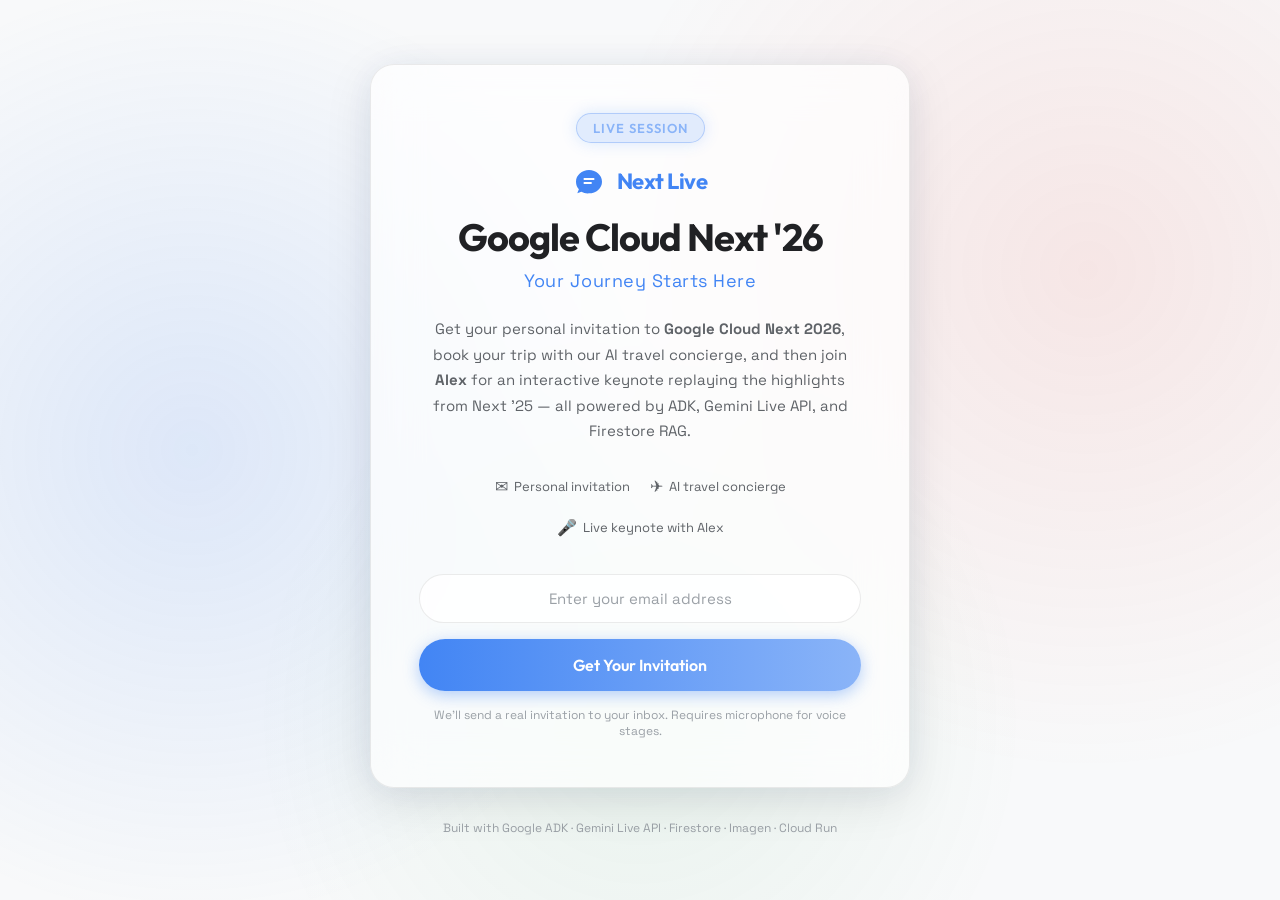
<file: static/index.html>
<!DOCTYPE html>
<html lang="en">
<head>
    <meta charset="UTF-8">
    <meta name="viewport" content="width=device-width, initial-scale=1.0">
    <title>Next Live — AI Keynote Presenter</title>
    <link rel="preconnect" href="https://fonts.googleapis.com">
    <link rel="preconnect" href="https://fonts.gstatic.com" crossorigin>
    <link href="https://fonts.googleapis.com/css2?family=Outfit:wght@300;400;500;600;700&family=Space+Grotesk:wght@400;500;600&display=swap" rel="stylesheet">
    <link rel="stylesheet" href="/static/css/style.css">
</head>
<body class="light-theme">
    <div class="glow-bg"></div>
    <div class="particles" id="particles"></div>

    <!-- LANDING PAGE (Stage 1 entry) -->
    <div id="landing-page" class="landing page">
        <div class="landing-card">
            <div class="landing-badge">Live Session</div>

            <div class="landing-logo">
                <svg width="32" height="26" viewBox="0 0 24 20" fill="none">
                    <path d="M12 1.5C6.48 1.5 2 5.48 2 10.5c0 2.24.84 4.29 2.22 5.88L3 19.5l3.12-1.22A9.94 9.94 0 0012 19.5c5.52 0 10-3.98 10-9S17.52 1.5 12 1.5z" fill="#4285F4"/>
                    <path d="M8.5 8.5h7M8.5 11.5h5" stroke="white" stroke-width="1.5" stroke-linecap="round"/>
                </svg>
                <span>Next Live</span>
            </div>

            <h1 class="landing-title">Google Cloud Next '26</h1>
            <h2 class="landing-subtitle">Your Journey Starts Here</h2>

            <p class="landing-description">
                Get your personal invitation to <strong>Google Cloud Next 2026</strong>,
                book your trip with our AI travel concierge, and then join
                <strong>Alex</strong> for an interactive keynote replaying the highlights
                from Next '25 — all powered by ADK, Gemini Live API, and Firestore RAG.
            </p>

            <div class="landing-features">
                <div class="feature">
                    <span class="feature-icon">&#x2709;</span>
                    <span>Personal invitation</span>
                </div>
                <div class="feature">
                    <span class="feature-icon">&#x2708;</span>
                    <span>AI travel concierge</span>
                </div>
                <div class="feature">
                    <span class="feature-icon">&#x1F3A4;</span>
                    <span>Live keynote with Alex</span>
                </div>
            </div>

            <div class="email-input-group">
                <input id="email-input" type="email" class="email-input" placeholder="Enter your email address" autocomplete="email" />
            </div>

            <button id="join-btn" class="join-btn">
                Get Your Invitation
            </button>

            <p class="landing-note">We'll send a real invitation to your inbox. Requires microphone for voice stages.</p>
        </div>

        <footer class="landing-footer">
            Built with Google ADK &middot; Gemini Live API &middot; Firestore &middot; Imagen &middot; Cloud Run
        </footer>
    </div>

    <!-- INVITATION PAGE (Stage 1 result) -->
    <div id="invitation-page" class="invitation page" style="display:none;">
        <div class="landing-card invitation-card">
            <div class="landing-badge invitation-badge">You're Invited</div>

            <div class="landing-logo">
                <svg width="32" height="26" viewBox="0 0 24 20" fill="none">
                    <path d="M12 1.5C6.48 1.5 2 5.48 2 10.5c0 2.24.84 4.29 2.22 5.88L3 19.5l3.12-1.22A9.94 9.94 0 0012 19.5c5.52 0 10-3.98 10-9S17.52 1.5 12 1.5z" fill="#4285F4"/>
                    <path d="M8.5 8.5h7M8.5 11.5h5" stroke="white" stroke-width="1.5" stroke-linecap="round"/>
                </svg>
                <span>Next Live</span>
            </div>

            <!-- Loading state -->
            <div id="invitation-loading" class="invitation-loading">
                <div class="google-spinner">
                    <svg class="google-spinner-svg" viewBox="0 0 66 66">
                        <circle class="google-spinner-circle google-spinner-blue" cx="33" cy="33" r="28" fill="none" stroke-width="5" stroke-dasharray="40 130" stroke-dashoffset="0"/>
                        <circle class="google-spinner-circle google-spinner-red" cx="33" cy="33" r="28" fill="none" stroke-width="5" stroke-dasharray="40 130" stroke-dashoffset="-43"/>
                        <circle class="google-spinner-circle google-spinner-yellow" cx="33" cy="33" r="28" fill="none" stroke-width="5" stroke-dasharray="40 130" stroke-dashoffset="-86"/>
                        <circle class="google-spinner-circle google-spinner-green" cx="33" cy="33" r="28" fill="none" stroke-width="5" stroke-dasharray="40 130" stroke-dashoffset="-129"/>
                    </svg>
                </div>
                <p>Generating your personal invitation...</p>
                <!-- Shimmer skeleton placeholder -->
                <div class="invitation-shimmer"></div>
            </div>

            <!-- Invitation card image (hidden until loaded) -->
            <div id="invitation-result" class="invitation-result-hidden" style="display:none;">
                <img id="invitation-image" class="invitation-image" alt="Google Cloud Next 2026 Invitation">
                <p id="invitation-sent" class="invitation-sent"></p>
                <button id="concierge-btn" class="join-btn concierge-btn">
                    Call Travel Concierge
                </button>
                <p class="landing-note">Maya will help you book flights and hotels via voice.</p>
            </div>
        </div>

        <footer class="landing-footer">
            Built with Google ADK &middot; Gemini Live API &middot; Firestore &middot; Imagen &middot; Cloud Run
        </footer>
    </div>

    <!-- SESSION PAGE (reused for both Concierge and Keynote) -->
    <div id="session-page" class="session page" style="display:none;">
        <!-- Animated SVG wave background -->
        <svg class="session-bg-wave" viewBox="0 0 1440 120" preserveAspectRatio="none">
            <path class="wave wave1" d="M0,40 C360,80 720,0 1080,40 C1260,60 1380,50 1440,40 L1440,120 L0,120 Z"/>
            <path class="wave wave2" d="M0,60 C240,20 480,80 720,50 C960,20 1200,70 1440,50 L1440,120 L0,120 Z"/>
            <path class="wave wave3" d="M0,70 C180,90 480,40 720,70 C960,100 1260,50 1440,65 L1440,120 L0,120 Z"/>
        </svg>

        <header class="session-header">
            <div class="session-header-left">
                <!-- Agent avatar SVG -->
                <div id="agent-avatar" class="agent-avatar">
                    <svg width="36" height="36" viewBox="0 0 36 36" fill="none">
                        <circle cx="18" cy="18" r="17" fill="#4285F4" opacity="0.1" stroke="#4285F4" stroke-width="1"/>
                        <circle cx="18" cy="18" r="12" fill="#4285F4" opacity="0.15"/>
                        <path d="M18 11c-3.87 0-7 3.13-7 7s3.13 7 7 7 7-3.13 7-7-3.13-7-7-7zm0 2.5c1.24 0 2.25 1.01 2.25 2.25S19.24 18 18 18s-2.25-1.01-2.25-2.25S16.76 13.5 18 13.5zm0 9.5c-1.85 0-3.47-.93-4.44-2.35.02-1.47 2.96-2.28 4.44-2.28s4.42.81 4.44 2.28C21.47 22.07 19.85 23 18 23z" fill="#4285F4"/>
                    </svg>
                </div>
                <div class="session-header-info">
                    <span id="session-title" class="session-logo">Next Live</span>
                    <div class="session-status">
                        <span id="status-dot" class="status-dot disconnected"></span>
                        <span id="status-text">Disconnected</span>
                    </div>
                </div>
                <!-- Audio Visualizer -->
                <div id="audio-visualizer" class="audio-visualizer">
                    <div class="audio-bars">
                        <span class="bar"></span>
                        <span class="bar"></span>
                        <span class="bar"></span>
                        <span class="bar"></span>
                        <span class="bar"></span>
                    </div>
                </div>
            </div>
            <button id="disconnect-btn" class="disconnect-btn">End Session</button>
        </header>

        <!-- Tool Activity Indicator -->
        <div id="tool-activity" class="tool-activity" style="display:none;">
            <div class="tool-activity-inner">
                <div class="tool-dots">
                    <span class="tool-dot"></span>
                    <span class="tool-dot"></span>
                    <span class="tool-dot"></span>
                </div>
                <span id="tool-activity-text" class="tool-activity-text">Searching...</span>
            </div>
        </div>

        <!-- Itinerary Card (concierge stage, hidden by default) -->
        <div id="itinerary-container" class="itinerary-container" style="display:none;">
            <div class="itinerary-card">
                <h3 class="itinerary-title itin-reveal" style="--reveal-order: 0;">Your Trip to Next '26</h3>
                <div class="itinerary-section itin-reveal" style="--reveal-order: 1;">
                    <div class="itinerary-label">Flight</div>
                    <div id="itin-flight" class="itinerary-value"></div>
                </div>
                <div class="itinerary-section itin-reveal" style="--reveal-order: 2;">
                    <div class="itinerary-label">Hotel</div>
                    <div id="itin-hotel" class="itinerary-value"></div>
                </div>
                <div class="itinerary-section itin-reveal" style="--reveal-order: 3;">
                    <div class="itinerary-label">Event</div>
                    <div id="itin-event" class="itinerary-value">Google Cloud Next 2026 &middot; April 22-24 &middot; Las Vegas</div>
                </div>
                <div class="itinerary-section itin-reveal" style="--reveal-order: 4;">
                    <div class="itinerary-label">Traveler</div>
                    <div id="itin-email" class="itinerary-value"></div>
                </div>
                <button id="confirm-keynote-btn" class="confirm-btn itin-reveal" style="--reveal-order: 5;">Confirm &amp; Join Keynote</button>
            </div>
        </div>

        <!-- Slide Display (keynote stage) -->
        <div id="slide-container" class="slide-container" style="display:none;">
            <img id="slide-image" class="slide-image" alt="Presentation slide">
            <div id="slide-topic" class="slide-topic"></div>
        </div>

        <main id="chat-messages" class="chat-messages"></main>

        <!-- Image upload bar (concierge only) -->
        <div id="image-upload-bar" class="image-upload-bar" style="display:none;">
            <input type="file" id="image-file-input" accept="image/*" capture="environment" style="display:none;">
            <button id="image-upload-btn" class="image-upload-btn" title="Share a photo with Maya">
                <svg width="20" height="20" viewBox="0 0 24 24" fill="none" stroke="currentColor" stroke-width="2" stroke-linecap="round" stroke-linejoin="round">
                    <rect x="3" y="3" width="18" height="18" rx="2" ry="2"/>
                    <circle cx="8.5" cy="8.5" r="1.5"/>
                    <polyline points="21 15 16 10 5 21"/>
                </svg>
                <span>Share a photo</span>
            </button>
            <div id="image-preview-container" class="image-preview-container" style="display:none;">
                <img id="image-preview" class="image-preview" alt="Preview">
                <button id="image-send-btn" class="image-send-btn">Send to Maya</button>
                <button id="image-cancel-btn" class="image-cancel-btn">Cancel</button>
            </div>
        </div>

        <footer class="session-footer">
            <p>Powered by Google ADK &middot; Gemini Live API &middot; Firestore Vector Search &middot; A2A Protocol</p>
        </footer>
    </div>

    <script type="module" src="/static/js/app.js"></script>
</body>
</html>
</file>
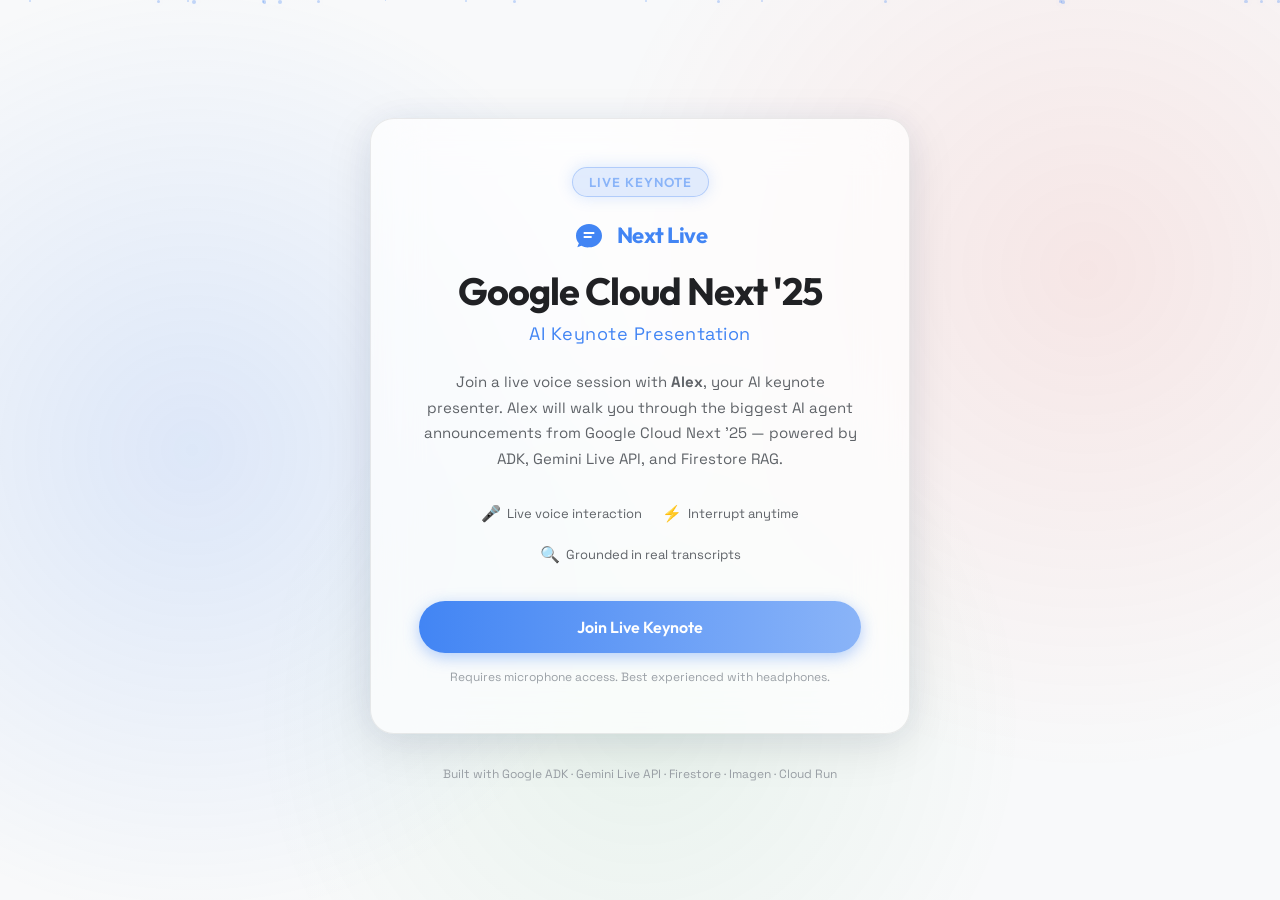
<file: static/keynote.html>
<!DOCTYPE html>
<html lang="en">
<head>
    <meta charset="UTF-8">
    <meta name="viewport" content="width=device-width, initial-scale=1.0">
    <title>Next Live — AI Keynote with Alex</title>
    <link rel="preconnect" href="https://fonts.googleapis.com">
    <link rel="preconnect" href="https://fonts.gstatic.com" crossorigin>
    <link href="https://fonts.googleapis.com/css2?family=Outfit:wght@300;400;500;600;700&family=Space+Grotesk:wght@400;500;600&display=swap" rel="stylesheet">
    <link rel="stylesheet" href="/static/css/style.css">
</head>
<body class="dark-theme">
    <div class="glow-bg"></div>
    <div class="particles" id="particles"></div>

    <!-- KEYNOTE LANDING -->
    <div id="landing-page" class="landing page">
        <div class="landing-card">
            <div class="landing-badge">Live Keynote</div>

            <div class="landing-logo">
                <svg width="32" height="26" viewBox="0 0 24 20" fill="none">
                    <path d="M12 1.5C6.48 1.5 2 5.48 2 10.5c0 2.24.84 4.29 2.22 5.88L3 19.5l3.12-1.22A9.94 9.94 0 0012 19.5c5.52 0 10-3.98 10-9S17.52 1.5 12 1.5z" fill="#4285F4"/>
                    <path d="M8.5 8.5h7M8.5 11.5h5" stroke="white" stroke-width="1.5" stroke-linecap="round"/>
                </svg>
                <span>Next Live</span>
            </div>

            <h1 class="landing-title">Google Cloud Next '25</h1>
            <h2 class="landing-subtitle">AI Keynote Presentation</h2>

            <p class="landing-description">
                Join a live voice session with <strong>Alex</strong>, your AI keynote presenter.
                Alex will walk you through the biggest AI agent announcements from
                Google Cloud Next '25 — powered by ADK, Gemini Live API, and Firestore RAG.
            </p>

            <div class="landing-features">
                <div class="feature">
                    <span class="feature-icon">&#x1F3A4;</span>
                    <span>Live voice interaction</span>
                </div>
                <div class="feature">
                    <span class="feature-icon">&#x26A1;</span>
                    <span>Interrupt anytime</span>
                </div>
                <div class="feature">
                    <span class="feature-icon">&#x1F50D;</span>
                    <span>Grounded in real transcripts</span>
                </div>
            </div>

            <button id="join-btn" class="join-btn">
                Join Live Keynote
            </button>

            <p class="landing-note">Requires microphone access. Best experienced with headphones.</p>
        </div>

        <footer class="landing-footer">
            Built with Google ADK &middot; Gemini Live API &middot; Firestore &middot; Imagen &middot; Cloud Run
        </footer>
    </div>

    <!-- SESSION PAGE -->
    <div id="session-page" class="session page" style="display:none;">
        <header class="session-header">
            <div class="session-header-left">
                <div class="agent-avatar alex-avatar">
                    <svg width="36" height="36" viewBox="0 0 36 36" fill="none">
                        <circle cx="18" cy="18" r="17" fill="var(--google-blue)" opacity="0.1" stroke="var(--google-blue)" stroke-width="1"/>
                        <circle cx="18" cy="18" r="12" fill="var(--google-blue)" opacity="0.15"/>
                        <path d="M18 11c-3.87 0-7 3.13-7 7s3.13 7 7 7 7-3.13 7-7-3.13-7-7-7zm0 2.5c1.24 0 2.25 1.01 2.25 2.25S19.24 18 18 18s-2.25-1.01-2.25-2.25S16.76 13.5 18 13.5zm0 9.5c-1.85 0-3.47-.93-4.44-2.35.02-1.47 2.96-2.28 4.44-2.28s4.42.81 4.44 2.28C21.47 22.07 19.85 23 18 23z" fill="var(--google-blue)"/>
                    </svg>
                </div>
                <div class="session-header-info">
                    <span class="session-logo">Keynote</span>
                    <div class="session-status">
                        <span id="status-dot" class="status-dot disconnected"></span>
                        <span id="status-text">Disconnected</span>
                    </div>
                </div>
            </div>
            <button id="disconnect-btn" class="disconnect-btn">End Session</button>
        </header>

        <!-- Slide Display -->
        <div id="slide-container" class="slide-container" style="display:none;">
            <img id="slide-image" class="slide-image" alt="Presentation slide">
            <div id="slide-topic" class="slide-topic"></div>
        </div>

        <main id="chat-messages" class="chat-messages"></main>

        <footer class="session-footer">
            <p>Powered by Google ADK &middot; Gemini Live API &middot; Firestore Vector Search &middot; Imagen</p>
        </footer>
    </div>

    <script type="module" src="/static/js/keynote.js"></script>
</body>
</html>
</file>
<file: static/css/style.css>
/* Next Live — Google Cloud Next '25/'26 Theme */
/* 3-Stage Journey: Invitation → Concierge → Keynote */

:root {
    --google-blue: #4285F4;
    --google-red: #EA4335;
    --google-yellow: #FBBC04;
    --google-green: #34A853;
    
    /* Futuristic Light Theme */
    --bg: #f8f9fa; /* Light background */
    --bg-secondary: rgba(248, 249, 250, 0.7);
    --white: #ffffff;
    --surface: rgba(255, 255, 255, 0.7); /* Translucent for glassmorphism */
    --border: rgba(0, 0, 0, 0.08);
    --border-glow: rgba(66, 133, 244, 0.15);
    
    --text: #202124;
    --text-secondary: #5f6368;
    --text-muted: #9aa0a6;
    
    --alex-bg: #e8f0fe;
    --alex-border: #d2e3fc;
    --user-bg: #1a73e8;
    --user-text: #ffffff;
    
    --radius: 20px;
    --shadow-sm: 0 4px 12px rgba(0, 0, 0, 0.04);
    --shadow-md: 0 8px 24px rgba(0, 0, 0, 0.08);
    --shadow-lg: 0 12px 48px rgba(0, 0, 0, 0.1), 0 0 40px rgba(66, 133, 244, 0.05);
}

* { margin: 0; padding: 0; box-sizing: border-box; }

body {
    font-family: 'Space Grotesk', 'Outfit', -apple-system, BlinkMacSystemFont, 'Segoe UI', Roboto, sans-serif;
    background: var(--bg);
    color: var(--text);
    height: 100vh;
    overflow: hidden;
}

/* ======================== */
/*     PAGE TRANSITIONS     */
/* ======================== */

.page {
    transition: opacity 0.35s ease, transform 0.35s ease;
}

.page-enter {
    opacity: 0;
    transform: scale(0.97);
}

.page-enter-active {
    opacity: 1;
    transform: scale(1);
}

.page-exit {
    opacity: 0;
    transform: scale(0.97);
    pointer-events: none;
}

/* ======================== */
/*     LANDING PAGE         */
/* ======================== */

.landing {
    display: flex;
    flex-direction: column;
    align-items: center;
    justify-content: center;
    min-height: 100vh;
    background: transparent;
    padding: 24px;
    position: relative;
    z-index: 10;
}

.landing-card {
    background: var(--surface);
    backdrop-filter: blur(24px);
    -webkit-backdrop-filter: blur(24px);
    border-radius: 24px;
    padding: 48px;
    max-width: 540px;
    width: 100%;
    text-align: center;
    box-shadow: var(--shadow-lg);
    border: 1px solid var(--border);
    position: relative;
    overflow: hidden;
}

.landing-card::before {
    content: '';
    position: absolute;
    top: 0; left: 0; right: 0; height: 1px;
    background: linear-gradient(90deg, transparent, rgba(255,255,255,0.4), transparent);
}

.landing-badge {
    display: inline-block;
    background: rgba(66, 133, 244, 0.15);
    color: #8ab4f8;
    font-family: 'Outfit', sans-serif;
    font-size: 13px;
    font-weight: 600;
    padding: 6px 16px;
    border-radius: 20px;
    text-transform: uppercase;
    letter-spacing: 1px;
    margin-bottom: 24px;
    border: 1px solid rgba(66, 133, 244, 0.3);
    box-shadow: 0 0 16px rgba(66, 133, 244, 0.2);
}

.landing-logo {
    display: flex;
    align-items: center;
    justify-content: center;
    gap: 12px;
    margin-bottom: 20px;
}

.landing-logo span {
    font-family: 'Outfit', sans-serif;
    font-size: 22px;
    font-weight: 700;
    color: var(--google-blue);
    letter-spacing: -0.5px;
}

.landing-title {
    font-family: 'Outfit', sans-serif;
    font-size: 38px;
    font-weight: 700;
    color: var(--text);
    line-height: 1.2;
    margin-bottom: 8px;
    letter-spacing: -1px;
}

.landing-subtitle {
    font-family: 'Space Grotesk', sans-serif;
    font-size: 18px;
    font-weight: 400;
    color: var(--google-blue);
    margin-bottom: 24px;
    letter-spacing: 0.5px;
}

.landing-description {
    font-size: 15px;
    line-height: 1.7;
    color: var(--text-secondary);
    margin-bottom: 32px;
}

.landing-features {
    display: flex;
    justify-content: center;
    gap: 20px;
    margin-bottom: 36px;
    flex-wrap: wrap;
}

.feature {
    display: flex;
    align-items: center;
    gap: 6px;
    font-size: 13px;
    color: var(--text-secondary);
}

.feature-icon {
    font-size: 16px;
}

/* Email input */
.email-input-group {
    margin-bottom: 16px;
}

.email-input {
    width: 100%;
    padding: 14px 20px;
    border: 1px solid var(--border);
    border-radius: 28px;
    font-family: 'Space Grotesk', sans-serif;
    font-size: 15px;
    color: var(--text);
    outline: none;
    transition: border-color 0.2s, box-shadow 0.2s, background 0.2s;
    text-align: center;
    background: rgba(255, 255, 255, 0.8);
}

.email-input:focus {
    border-color: var(--google-blue);
    background: rgba(255, 255, 255, 1);
    box-shadow: 0 0 0 3px rgba(66, 133, 244, 0.2);
}

.email-input::placeholder {
    color: var(--text-muted);
}

.join-btn {
    display: inline-flex;
    align-items: center;
    justify-content: center;
    gap: 8px;
    width: 100%;
    padding: 16px 32px;
    background: linear-gradient(90deg, var(--google-blue), #8ab4f8);
    color: white;
    border: none;
    border-radius: 28px;
    font-family: 'Outfit', sans-serif;
    font-size: 16px;
    font-weight: 600;
    cursor: pointer;
    transition: all 0.3s cubic-bezier(0.25, 0.8, 0.25, 1);
    box-shadow: 0 4px 16px rgba(66, 133, 244, 0.4);
    position: relative;
    overflow: hidden;
}

.join-btn::before {
    content: '';
    position: absolute;
    top: 0; left: -100%; width: 50%; height: 100%;
    background: linear-gradient(90deg, transparent, rgba(255,255,255,0.4), transparent);
    transform: skewX(-20deg);
    transition: 0.5s;
}

.join-btn:hover::before {
    left: 150%;
}

.join-btn:hover {
    box-shadow: 0 6px 24px rgba(66, 133, 244, 0.6);
    transform: translateY(-2px);
}

.join-btn:active {
    transform: translateY(0);
}

.landing-note {
    font-size: 12px;
    color: var(--text-muted);
    margin-top: 16px;
}

.landing-footer {
    margin-top: 32px;
    font-size: 12px;
    color: var(--text-muted);
}

/* ======================== */
/*     INVITATION PAGE      */
/* ======================== */

.invitation {
    display: flex;
    flex-direction: column;
    align-items: center;
    justify-content: center;
    min-height: 100vh;
    background: transparent;
    padding: 24px;
    position: relative;
    z-index: 10;
}

.invitation-card {
    max-width: 560px;
}

.invitation-badge {
    background: rgba(251, 188, 4, 0.15);
    color: var(--google-yellow);
    border: 1px solid rgba(251, 188, 4, 0.3);
    box-shadow: 0 0 16px rgba(251, 188, 4, 0.2);
}

.invitation-loading {
    padding: 40px 0;
    text-align: center;
}

.invitation-loading p {
    margin-top: 16px;
    font-size: 14px;
    color: var(--text-secondary);
}

/* Google-colored multi-segment spinner */
.google-spinner {
    width: 48px;
    height: 48px;
    margin: 0 auto;
}

.google-spinner-svg {
    width: 100%;
    height: 100%;
    animation: googleSpinRotate 1.4s linear infinite;
}

.google-spinner-circle {
    stroke-linecap: round;
}

.google-spinner-blue { stroke: var(--google-blue); }
.google-spinner-red { stroke: var(--google-red); }
.google-spinner-yellow { stroke: var(--google-yellow); }
.google-spinner-green { stroke: var(--google-green); }

@keyframes googleSpinRotate {
    to { transform: rotate(360deg); }
}

/* Shimmer skeleton for invitation image placeholder */
.invitation-shimmer {
    width: 100%;
    max-width: 400px;
    height: 220px;
    margin: 20px auto 0;
    border-radius: 16px;
    background: linear-gradient(90deg, rgba(0,0,0,0.03) 25%, rgba(0,0,0,0.06) 50%, rgba(0,0,0,0.03) 75%);
    background-size: 200% 100%;
    animation: shimmer 1.5s infinite;
}

@keyframes shimmer {
    0% { background-position: 200% 0; }
    100% { background-position: -200% 0; }
}

/* Invitation result fade-up entrance */
.invitation-result-hidden {
    opacity: 0;
    transform: translateY(16px);
    transition: opacity 0.5s ease, transform 0.5s ease;
}

.invitation-result-visible {
    opacity: 1;
    transform: translateY(0);
}

/* Legacy spinner (kept for compatibility but unused now) */
.spinner {
    width: 40px;
    height: 40px;
    margin: 0 auto;
    border: 3px solid var(--border);
    border-top-color: var(--google-blue);
    border-radius: 50%;
    animation: spin 0.8s linear infinite;
}

@keyframes spin {
    to { transform: rotate(360deg); }
}

.invitation-image {
    max-width: 100%;
    max-height: 320px;
    border-radius: 16px;
    box-shadow: 0 0 30px rgba(66, 133, 244, 0.4);
    border: 1px solid rgba(255,255,255,0.1);
    margin-bottom: 24px;
}

.invitation-sent {
    font-size: 14px;
    color: var(--google-blue);
    font-weight: 500;
    margin-bottom: 24px;
}

.concierge-btn {
    background: linear-gradient(90deg, var(--google-yellow), #fdd835);
    box-shadow: 0 4px 16px rgba(251, 188, 4, 0.4);
    color: #333;
}

.concierge-btn:hover {
    box-shadow: 0 6px 24px rgba(251, 188, 4, 0.6);
}

/* ======================== */
/*     SESSION PAGE         */
/* ======================== */

.session {
    display: flex;
    flex-direction: column;
    height: 100vh;
    background: transparent;
    position: relative;
    z-index: 10;
}

/* Animated SVG wave background */
.session-bg-wave {
    position: absolute;
    bottom: 0;
    left: 0;
    width: 100%;
    height: 120px;
    z-index: 0;
    pointer-events: none;
}

.wave {
    fill-opacity: 0.04;
}

.wave1 {
    fill: var(--google-blue);
    animation: waveFloat 6s ease-in-out infinite;
}

.wave2 {
    fill: var(--google-green);
    animation: waveFloat 8s ease-in-out infinite reverse;
}

.wave3 {
    fill: var(--google-yellow);
    animation: waveFloat 10s ease-in-out infinite;
}

@keyframes waveFloat {
    0%, 100% { transform: translateX(0); }
    50% { transform: translateX(-20px); }
}

/* Agent Avatar */
.agent-avatar {
    flex-shrink: 0;
    position: relative;
}

.agent-avatar svg {
    display: block;
}

.agent-avatar::after {
    content: '';
    position: absolute;
    inset: -3px;
    border-radius: 50%;
    border: 2px solid transparent;
    transition: border-color 0.3s;
}

/* Pulse avatar border when speaking or thinking */
.session-header-left:has(.audio-visualizer.speaking) .agent-avatar.alex-avatar::after,
.agent-avatar.alex-avatar.thinking::after {
    animation: alexAvatarPulse 1.5s ease-in-out infinite;
}

.session-header-left:has(.audio-visualizer.speaking) .agent-avatar.maya-avatar::after,
.agent-avatar.maya-avatar.thinking::after {
    animation: mayaAvatarPulse 1.5s ease-in-out infinite;
}

@keyframes alexAvatarPulse {
    0%, 100% { border-color: rgba(66, 133, 244, 0.3); }
    50% { border-color: rgba(66, 133, 244, 0.8); }
}

@keyframes mayaAvatarPulse {
    0%, 100% { border-color: rgba(251, 188, 4, 0.3); }
    50% { border-color: rgba(251, 188, 4, 0.8); }
}

.session-header-info {
    display: flex;
    flex-direction: column;
    gap: 2px;
}

.session-header {
    display: flex;
    justify-content: space-between;
    align-items: center;
    padding: 16px 24px;
    background: var(--surface);
    backdrop-filter: blur(16px);
    -webkit-backdrop-filter: blur(16px);
    border-bottom: 1px solid var(--border);
    box-shadow: 0 4px 30px rgba(0, 0, 0, 0.3);
    z-index: 20;
    position: relative;
}

.session-header-left {
    display: flex;
    align-items: center;
    gap: 16px;
}

.session-logo {
    font-family: 'Outfit', sans-serif;
    font-size: 20px;
    font-weight: 700;
    color: var(--text);
    letter-spacing: -0.5px;
    line-height: 1.2;
}

.session-status {
    display: flex;
    align-items: center;
    gap: 8px;
}

/* ======================== */
/*  STATUS DOT + SONAR RING */
/* ======================== */

.status-dot {
    width: 8px;
    height: 8px;
    border-radius: 50%;
    transition: background 0.3s;
    position: relative;
}

.status-dot.disconnected { background: var(--google-red); }
.status-dot.connecting { background: var(--google-yellow); animation: pulse 1s infinite; }
.status-dot.connected {
    background: var(--google-green);
    box-shadow: 0 0 6px rgba(52, 168, 83, 0.5);
}

/* Disconnect / End Session button */
.disconnect-btn {
    padding: 10px 22px;
    background: rgba(234, 67, 53, 0.12);
    color: var(--google-red);
    border: 1px solid rgba(234, 67, 53, 0.3);
    border-radius: 24px;
    font-family: 'Outfit', 'Space Grotesk', sans-serif;
    font-size: 13px;
    font-weight: 600;
    cursor: pointer;
    transition: all 0.2s;
    letter-spacing: 0.3px;
}

.disconnect-btn:hover {
    background: rgba(234, 67, 53, 0.25);
    box-shadow: 0 0 16px rgba(234, 67, 53, 0.2);
    border-color: rgba(234, 67, 53, 0.5);
}

/* Sonar pulse ring when connected */
.status-dot.connected::after {
    content: '';
    position: absolute;
    top: 50%;
    left: 50%;
    width: 8px;
    height: 8px;
    border-radius: 50%;
    border: 2px solid var(--google-green);
    transform: translate(-50%, -50%);
    animation: sonarPulse 2s ease-out infinite;
}

@keyframes sonarPulse {
    0% {
        width: 8px;
        height: 8px;
        opacity: 0.7;
    }
    100% {
        width: 28px;
        height: 28px;
        opacity: 0;
    }
}

@keyframes pulse {
    0%, 100% { opacity: 1; }
    50% { opacity: 0.3; }
}

#status-text {
    font-size: 13px;
    color: var(--text-secondary);
}

/* ======================== */
/*     AUDIO VISUALIZER     */
/* ======================== */

.audio-visualizer {
    display: none;
    align-items: center;
    height: 24px;
}

.audio-visualizer.speaking {
    display: flex;
}

.audio-bars {
    display: flex;
    align-items: center;
    gap: 3px;
    height: 24px;
}

.audio-bars .bar {
    display: block;
    width: 3px;
    height: 4px;
    background: var(--google-blue);
    border-radius: 2px;
    transition: height 0.1s ease;
}

.audio-visualizer.speaking .bar {
    animation: barPulse 0.6s ease-in-out infinite alternate;
}

.audio-visualizer.speaking .bar:nth-child(1) { animation-delay: 0s; }
.audio-visualizer.speaking .bar:nth-child(2) { animation-delay: 0.12s; }
.audio-visualizer.speaking .bar:nth-child(3) { animation-delay: 0.24s; }
.audio-visualizer.speaking .bar:nth-child(4) { animation-delay: 0.36s; }
.audio-visualizer.speaking .bar:nth-child(5) { animation-delay: 0.48s; }

@keyframes barPulse {
    0% { height: 4px; }
    100% { height: 20px; }
}

/* ======================== */
/*   TOOL ACTIVITY INDICATOR */
/* ======================== */

.tool-activity {
    padding: 20px 24px;
    background: linear-gradient(135deg, #e8f0fe 0%, #ffffff 50%, #fef7e0 100%);
    border-bottom: 1px solid var(--border);
    animation: slideIn 0.3s ease;
    position: relative;
    z-index: 1;
}

/* Animated progress bar at the top */
.tool-activity::before {
    content: '';
    position: absolute;
    top: 0;
    left: 0;
    height: 3px;
    width: 40%;
    background: linear-gradient(90deg, var(--google-blue), var(--google-green), var(--google-yellow), var(--google-red));
    animation: toolProgress 2s ease-in-out infinite;
    border-radius: 2px;
}

@keyframes toolProgress {
    0% { left: -40%; }
    100% { left: 100%; }
}

.tool-activity-inner {
    display: flex;
    align-items: center;
    justify-content: center;
    gap: 14px;
    max-width: 800px;
    margin: 0 auto;
}

.tool-dots {
    display: flex;
    align-items: center;
    gap: 5px;
}

.tool-dot {
    width: 10px;
    height: 10px;
    background: var(--google-blue);
    border-radius: 50%;
    animation: toolBounce 1.2s ease-in-out infinite;
}

.tool-dot:nth-child(2) { background: var(--google-red); }
.tool-dot:nth-child(3) { background: var(--google-green); }

.tool-dot:nth-child(1) { animation-delay: 0s; }
.tool-dot:nth-child(2) { animation-delay: 0.2s; }
.tool-dot:nth-child(3) { animation-delay: 0.4s; }

@keyframes toolBounce {
    0%, 60%, 100% { transform: translateY(0); opacity: 0.4; }
    30% { transform: translateY(-8px); opacity: 1; }
}

.tool-activity-text {
    font-family: 'Google Sans', sans-serif;
    font-size: 15px;
    font-weight: 600;
    color: var(--text);
    letter-spacing: 0.3px;
}

/* ======================== */
/*    TYPING INDICATOR      */
/* ======================== */

.typing-indicator {
    display: flex;
    align-self: flex-start;
    animation: fadeIn 0.2s ease;
}

.typing-bubble {
    display: flex;
    align-items: center;
    gap: 4px;
    padding: 14px 20px;
    background: var(--alex-bg);
    border: 1px solid var(--alex-border);
    border-radius: var(--radius);
    border-bottom-left-radius: 4px;
}

.typing-dot {
    width: 7px;
    height: 7px;
    background: var(--text-muted);
    border-radius: 50%;
    animation: typingBounce 1.2s ease-in-out infinite;
}

.typing-dot:nth-child(1) { animation-delay: 0s; }
.typing-dot:nth-child(2) { animation-delay: 0.15s; }
.typing-dot:nth-child(3) { animation-delay: 0.3s; }

@keyframes typingBounce {
    0%, 60%, 100% { transform: translateY(0); opacity: 0.3; }
    30% { transform: translateY(-5px); opacity: 1; }
}

/* ======================== */
/*     ITINERARY CARD       */
/* ======================== */

.itinerary-container {
    padding: 16px 24px;
    background: transparent;
    border-bottom: 1px solid var(--border);
    animation: slideIn 0.4s cubic-bezier(0.25, 0.8, 0.25, 1);
    position: relative;
    overflow: hidden;
    z-index: 10;
}

/* Confetti particle effect on itinerary reveal */
.itinerary-container::before,
.itinerary-container::after {
    content: '';
    position: absolute;
    width: 8px;
    height: 8px;
    border-radius: 50%;
    opacity: 0;
    pointer-events: none;
    box-shadow: 0 0 12px currentColor;
}

.itinerary-container.revealed::before {
    top: 10%;
    left: 15%;
    background: var(--google-blue);
    color: var(--google-blue);
    animation: confettiFloat 2s ease-out forwards;
}

.itinerary-container.revealed::after {
    top: 5%;
    right: 20%;
    background: var(--google-red);
    color: var(--google-red);
    animation: confettiFloat 2s ease-out 0.3s forwards;
}

@keyframes confettiFloat {
    0% {
        opacity: 1;
        transform: translateY(0) rotate(0deg) scale(1);
    }
    50% {
        opacity: 0.8;
        transform: translateY(-20px) rotate(180deg) scale(1.5);
    }
    100% {
        opacity: 0;
        transform: translateY(40px) rotate(360deg) scale(0.5);
    }
}

/* Staggered reveal for each itinerary section */
.itin-reveal {
    opacity: 0;
    transform: translateX(-20px);
    animation: itinSlideIn 0.5s cubic-bezier(0.25, 0.8, 0.25, 1) forwards;
    animation-delay: calc(var(--reveal-order, 0) * 100ms);
}

@keyframes itinSlideIn {
    to {
        opacity: 1;
        transform: translateX(0);
    }
}

.itinerary-card {
    max-width: 640px;
    margin: 0 auto;
    background: var(--surface);
    backdrop-filter: blur(20px);
    -webkit-backdrop-filter: blur(20px);
    border: 1px solid var(--border);
    border-radius: 20px;
    padding: 36px 32px;
    box-shadow: var(--shadow-md);
    position: relative;
    border-top: none;
}

.itinerary-card::before {
    content: '';
    position: absolute;
    top: 0; left: 0; right: 0; height: 5px;
    background: linear-gradient(90deg, var(--google-blue) 0%, var(--google-red) 33%, var(--google-yellow) 66%, var(--google-green) 100%);
    border-top-left-radius: 20px;
    border-top-right-radius: 20px;
}

.itinerary-title {
    font-family: 'Outfit', sans-serif;
    font-size: 24px;
    font-weight: 700;
    color: var(--text);
    margin-bottom: 24px;
    text-align: center;
    letter-spacing: -0.5px;
}

.itinerary-section {
    display: flex;
    justify-content: space-between;
    align-items: center;
    gap: 16px;
    padding: 14px 0;
    border-bottom: 1px solid var(--border);
}

.itinerary-section:last-of-type {
    border-bottom: none;
    margin-bottom: 16px;
}

.itinerary-label {
    font-family: 'Space Grotesk', sans-serif;
    font-size: 13px;
    font-weight: 600;
    text-transform: uppercase;
    letter-spacing: 1px;
    color: var(--text-secondary);
    flex-shrink: 0;
    width: 90px;
}

.itinerary-value {
    font-family: 'Outfit', sans-serif;
    font-size: 16px;
    color: var(--text);
    font-weight: 500;
    flex: 1;
    text-align: right;
}



/* Confirm button with green glow pulse */
.confirm-btn {
    display: block;
    width: 100%;
    margin-top: 24px;
    padding: 16px 32px;
    background: linear-gradient(90deg, var(--google-green), #66bb6a);
    color: white;
    border: none;
    border-radius: 28px;
    font-family: 'Outfit', sans-serif;
    font-size: 16px;
    font-weight: 600;
    cursor: pointer;
    transition: all 0.3s cubic-bezier(0.25, 0.8, 0.25, 1);
    box-shadow: 0 4px 16px rgba(52, 168, 83, 0.4);
    animation: itinSlideIn 0.5s cubic-bezier(0.25, 0.8, 0.25, 1) forwards, greenGlow 2.5s ease-in-out infinite 0.8s;
    animation-delay: calc(var(--reveal-order, 0) * 100ms);
    position: relative;
    overflow: hidden;
}

.confirm-btn::before {
    content: '';
    position: absolute;
    top: 0; left: -100%; width: 50%; height: 100%;
    background: linear-gradient(90deg, transparent, rgba(255,255,255,0.3), transparent);
    transform: skewX(-20deg);
    transition: 0.5s;
}

.confirm-btn:hover::before {
    left: 150%;
}

@keyframes greenGlow {
    0%, 100% {
        box-shadow: 0 4px 16px rgba(52, 168, 83, 0.4);
    }
    50% {
        box-shadow: 0 6px 24px rgba(52, 168, 83, 0.7), 0 0 30px rgba(52, 168, 83, 0.2);
    }
}

.confirm-btn:hover {
    box-shadow: 0 6px 24px rgba(52, 168, 83, 0.6);
    transform: translateY(-2px);
}

.confirm-btn:active {
    transform: translateY(0);
}

/* ======================== */
/*     SLIDE DISPLAY        */
/* ======================== */

.slide-container {
    padding: 20px 24px;
    background: transparent;
    border-bottom: 1px solid var(--border);
    text-align: center;
    position: relative;
    z-index: 10;
    overflow: hidden;
}

.slide-image {
    max-width: 100%;
    max-height: 280px;
    border-radius: 20px;
    box-shadow: var(--shadow-lg);
    border: 1px solid var(--border);
    margin: 0 auto 12px;
    background: transparent;
    display: block;
    transition: opacity 0.3s ease;
}

/* Applied via JS on each new slide for re-triggerable animation */
.slide-image.slide-enter {
    animation: slideFadeIn 0.5s cubic-bezier(0.25, 0.8, 0.25, 1);
}

@keyframes slideFadeIn {
    from { opacity: 0; transform: scale(0.96); }
    to { opacity: 1; transform: scale(1); }
}

/* Slide loading skeleton — shown while Imagen generates */
.slide-skeleton {
    width: 100%;
    max-width: 500px;
    height: 180px;
    margin: 0 auto 12px;
    border-radius: 20px;
    background: linear-gradient(90deg, rgba(66,133,244,0.04) 25%, rgba(66,133,244,0.08) 50%, rgba(66,133,244,0.04) 75%);
    background-size: 200% 100%;
    animation: shimmer 1.5s infinite;
    border: 1px solid var(--border);
}

.slide-topic {
    font-family: 'Space Grotesk', sans-serif;
    font-size: 16px;
    color: var(--text-secondary);
    font-weight: 500;
    letter-spacing: 0.5px;
}

/* Applied via JS for re-triggerable animation */
.slide-topic.slide-topic-enter {
    animation: slideUp 0.4s cubic-bezier(0.25, 0.8, 0.25, 1) 0.1s both;
}

@keyframes slideUp {
    from { opacity: 0; transform: translateY(8px); }
    to { opacity: 1; transform: translateY(0); }
}

/* ======================== */
/*      CHAT MESSAGES       */
/* ======================== */

.chat-messages {
    flex: 1;
    overflow-y: auto;
    padding: 24px;
    display: flex;
    flex-direction: column;
    gap: 16px;
    scroll-behavior: smooth;
    position: relative;
    z-index: 5;
}

.message {
    display: flex;
    max-width: 80%;
    animation: fadeIn 0.2s ease;
}

@keyframes fadeIn {
    from { opacity: 0; transform: translateY(4px); }
    to { opacity: 1; transform: translateY(0); }
}

.message.user {
    align-self: flex-end;
}

.message.alex {
    align-self: flex-start;
}

.message.system {
    align-self: center;
    max-width: 90%;
}

.bubble {
    padding: 12px 18px;
    border-radius: 20px;
    font-size: 15px;
    line-height: 1.5;
    box-shadow: var(--shadow-sm);
    position: relative;
    font-family: 'Space Grotesk', sans-serif;
}

.message.user .bubble {
    background: linear-gradient(135deg, var(--google-blue), #8ab4f8);
    color: var(--white);
    border-bottom-right-radius: 4px;
}

.message.system .bubble {
    background: var(--white);
    border: 1px solid var(--border);
    color: var(--text-secondary);
    font-size: 13px;
    text-align: center;
    box-shadow: var(--shadow-sm);
}

/* Session Footer */
/* ======================== */
/*     IMAGE UPLOAD BAR     */
/* ======================== */

.image-upload-bar {
    padding: 10px 24px;
    border-top: 1px solid var(--border);
    background: var(--surface);
    backdrop-filter: blur(12px);
    -webkit-backdrop-filter: blur(12px);
    position: relative;
    z-index: 10;
    display: flex;
    align-items: center;
    justify-content: center;
    gap: 12px;
}

.image-upload-btn {
    display: inline-flex;
    align-items: center;
    gap: 8px;
    padding: 10px 20px;
    background: rgba(66, 133, 244, 0.15);
    color: var(--google-blue);
    border: 1px solid rgba(66, 133, 244, 0.3);
    border-radius: 24px;
    font-family: 'Space Grotesk', 'Outfit', sans-serif;
    font-size: 13px;
    font-weight: 600;
    cursor: pointer;
    transition: all 0.2s;
}

.image-upload-btn:hover {
    background: rgba(66, 133, 244, 0.25);
    box-shadow: 0 0 16px rgba(66, 133, 244, 0.2);
}

.image-preview-container {
    display: flex;
    align-items: center;
    gap: 10px;
    animation: fadeIn 0.3s ease;
}

.image-preview {
    width: 48px;
    height: 48px;
    border-radius: 8px;
    object-fit: cover;
    border: 1px solid var(--border);
}

.image-send-btn {
    padding: 8px 16px;
    background: var(--google-green);
    color: white;
    border: none;
    border-radius: 20px;
    font-family: 'Space Grotesk', sans-serif;
    font-size: 13px;
    font-weight: 600;
    cursor: pointer;
    transition: all 0.2s;
}

.image-send-btn:hover {
    background: #2e7d32;
}

.image-cancel-btn {
    padding: 8px 16px;
    background: transparent;
    color: var(--text-muted);
    border: 1px solid var(--border);
    border-radius: 20px;
    font-family: 'Space Grotesk', sans-serif;
    font-size: 13px;
    cursor: pointer;
    transition: all 0.2s;
}

.image-cancel-btn:hover {
    background: rgba(255, 255, 255, 0.05);
}

.session-footer {
    padding: 10px 24px;
    text-align: center;
    border-top: 1px solid var(--border);
    background: var(--white);
    position: relative;
    z-index: 1;
}

.session-footer p {
    font-size: 11px;
    color: var(--text-muted);
}

/* Scrollbar */
.chat-messages::-webkit-scrollbar { width: 6px; }
.chat-messages::-webkit-scrollbar-track { background: transparent; }
.chat-messages::-webkit-scrollbar-thumb { background: var(--border); border-radius: 3px; }

/* Responsive */
@media (max-width: 640px) {
    .landing-card { padding: 32px 24px; }
    .landing-title { font-size: 26px; }
    .landing-features { flex-direction: column; align-items: center; }
    .message { max-width: 92%; }
    .session-header { padding: 10px 16px; }
    .chat-messages { padding: 16px; }
    .invitation-image { max-height: 240px; }
    .itinerary-section { flex-direction: column; gap: 4px; }
    .itinerary-label { min-width: auto; }
    .audio-visualizer { margin-left: 8px; }
    .tool-activity { padding: 8px 16px; }
    .slide-image { max-height: 200px; }
    .slide-skeleton { height: 140px; }
    .slide-container { padding: 12px 16px; }
}

/* Particles and Glow Background for Dark Theme */
.glow-bg {
    position: fixed;
    top: 0; left: 0; width: 100vw; height: 100vh;
    background: radial-gradient(circle at 15% 50%, rgba(66, 133, 244, 0.15), transparent 40%),
                radial-gradient(circle at 85% 30%, rgba(234, 67, 53, 0.1), transparent 40%),
                radial-gradient(circle at 50% 80%, rgba(52, 168, 83, 0.08), transparent 40%);
    z-index: 1;
    pointer-events: none;
}

.particles {
    position: fixed;
    top: 0; left: 0; width: 100vw; height: 100vh;
    z-index: 2;
    pointer-events: none;
    overflow: hidden;
}

.particle {
    position: absolute;
    border-radius: 50%;
    background: rgba(66, 133, 244, 0.3);
    box-shadow: 0 0 8px rgba(66, 133, 244, 0.1);
    pointer-events: none;
    animation: floatParticle linear infinite;
}

@keyframes floatParticle {
    0% { transform: translateY(100vh) scale(0); opacity: 0; }
    20% { opacity: 0.6; }
    80% { opacity: 0.4; }
    100% { transform: translateY(-100px) scale(1); opacity: 0; }
}
</file>
